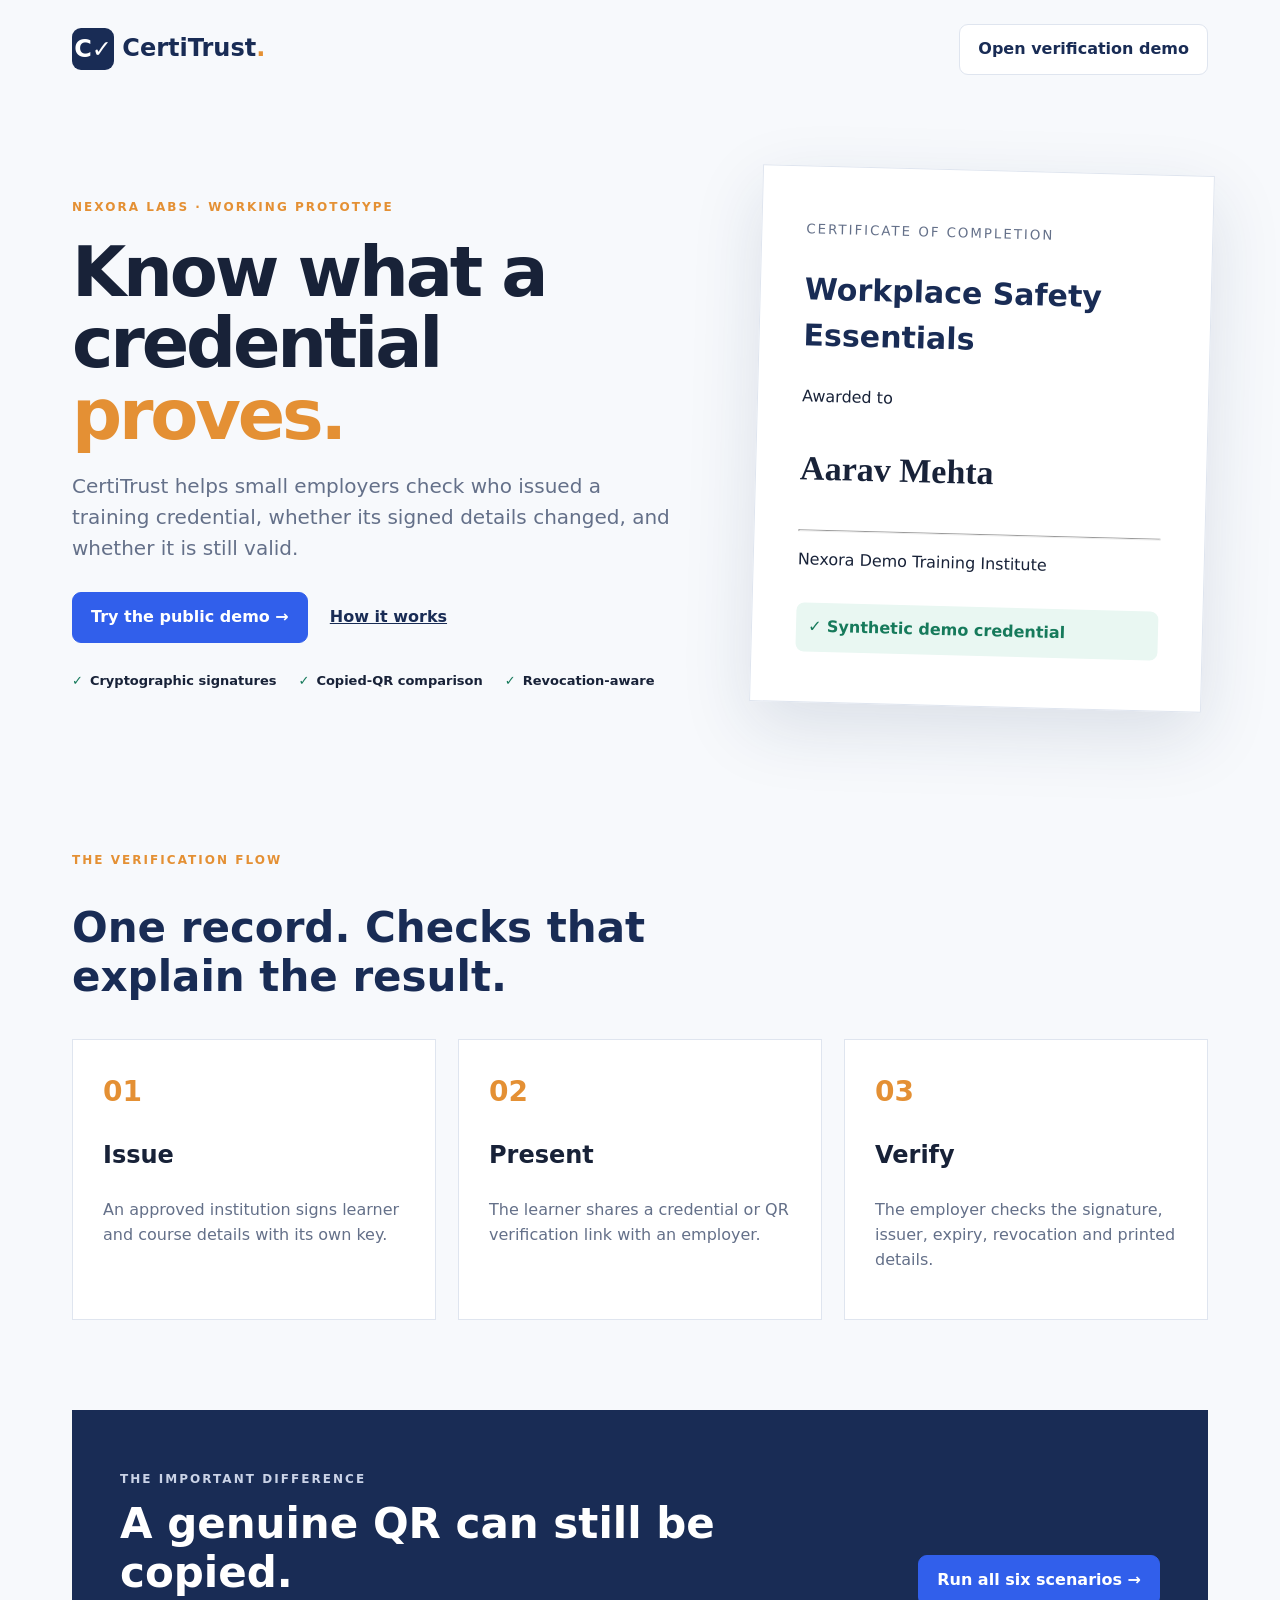
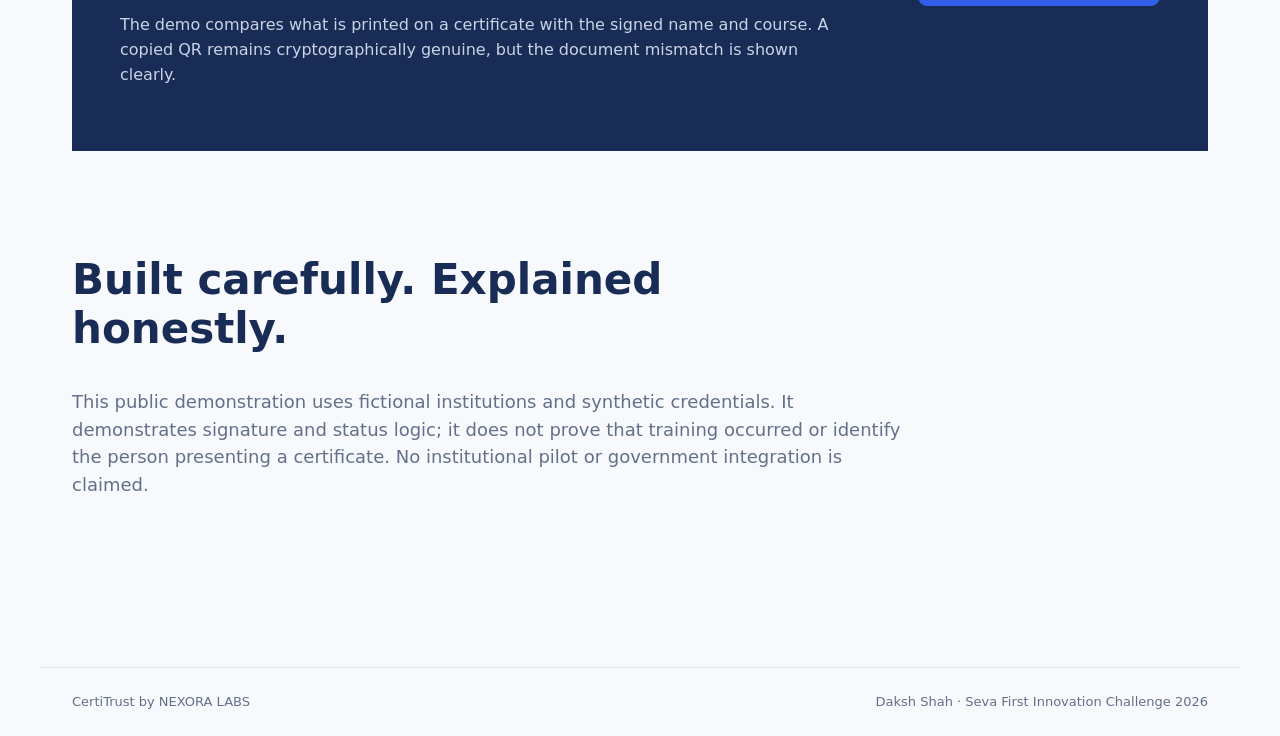
<file: index.html>
<!doctype html><html lang="en"><head><meta charset="utf-8"><meta name="viewport" content="width=device-width,initial-scale=1"><meta name="description" content="CertiTrust helps small employers verify signed training credentials."><title>CertiTrust — Verifiable training credentials</title><link rel="stylesheet" href="/styles.css"></head><body><nav><a class="brand" href="/"><b>C✓</b> CertiTrust<span>.</span></a><a class="button ghost" href="/app/">Open verification demo</a></nav><main><section class="hero"><div><p class="kicker">NEXORA LABS · WORKING PROTOTYPE</p><h1>Know what a<br>credential <em>proves.</em></h1><p class="lead">CertiTrust helps small employers check who issued a training credential, whether its signed details changed, and whether it is still valid.</p><div class="actions"><a class="button primary" href="/app/">Try the public demo →</a><a href="#how">How it works</a></div><div class="proof"><span>Cryptographic signatures</span><span>Copied-QR comparison</span><span>Revocation-aware</span></div></div><div class="certificate"><small>CERTIFICATE OF COMPLETION</small><h2>Workplace Safety Essentials</h2><p>Awarded to</p><h3>Aarav Mehta</h3><hr><p>Nexora Demo Training Institute</p><div class="verified">✓ Synthetic demo credential</div></div></section><section id="how" class="section"><p class="kicker">THE VERIFICATION FLOW</p><h2>One record. Checks that explain the result.</h2><div class="grid"><article><b>01</b><h3>Issue</h3><p>An approved institution signs learner and course details with its own key.</p></article><article><b>02</b><h3>Present</h3><p>The learner shares a credential or QR verification link with an employer.</p></article><article><b>03</b><h3>Verify</h3><p>The employer checks the signature, issuer, expiry, revocation and printed details.</p></article></div></section><section class="demo"><div><p class="kicker">THE IMPORTANT DIFFERENCE</p><h2>A genuine QR can still be copied.</h2><p>The demo compares what is printed on a certificate with the signed name and course. A copied QR remains cryptographically genuine, but the document mismatch is shown clearly.</p></div><a class="button primary" href="/app/">Run all six scenarios →</a></section><section class="limits"><h2>Built carefully. Explained honestly.</h2><p>This public demonstration uses fictional institutions and synthetic credentials. It demonstrates signature and status logic; it does not prove that training occurred or identify the person presenting a certificate. No institutional pilot or government integration is claimed.</p></section></main><footer><span>CertiTrust by NEXORA LABS</span><span>Daksh Shah · Seva First Innovation Challenge 2026</span></footer></body></html>
</file>
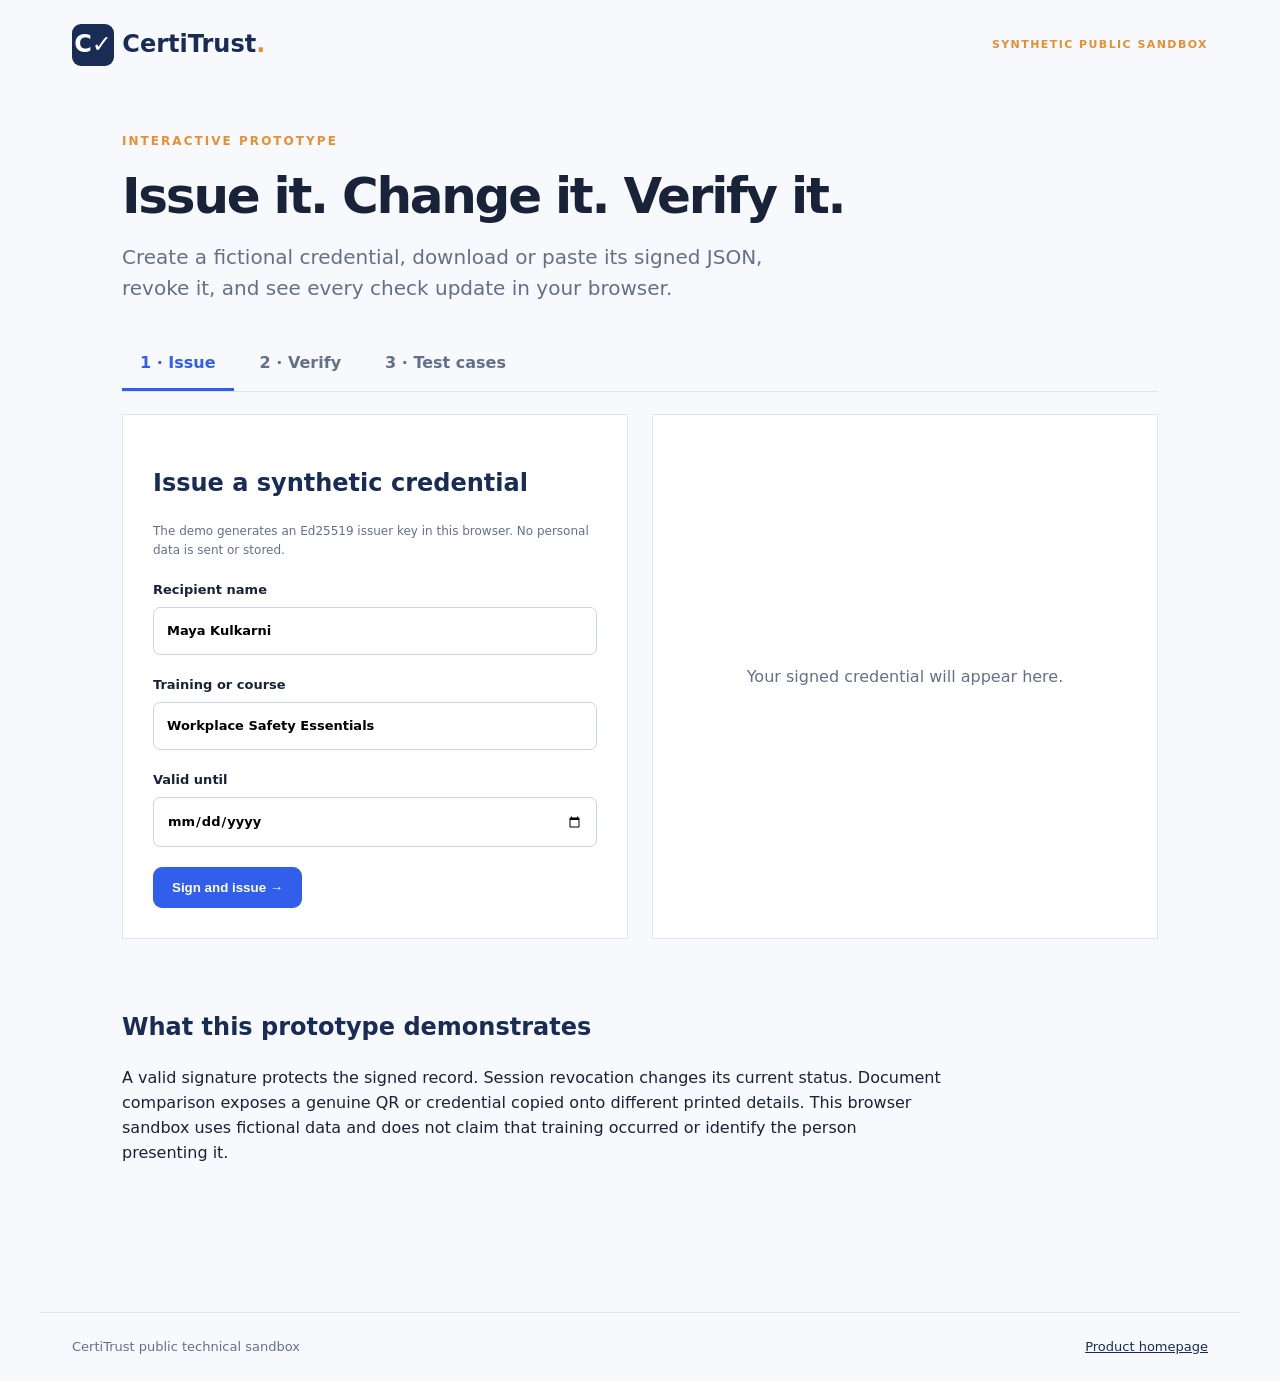
<file: app/index.html>
<!doctype html><html lang="en"><head><meta charset="utf-8"><meta name="viewport" content="width=device-width,initial-scale=1"><title>CertiTrust — Interactive credential sandbox</title><link rel="stylesheet" href="/styles.css"><link rel="stylesheet" href="/app/app.css"></head><body><nav><a class="brand" href="/"><b>C✓</b> CertiTrust<span>.</span></a><span class="demo-tag">SYNTHETIC PUBLIC SANDBOX</span></nav><main class="workspace"><header><p class="kicker">INTERACTIVE PROTOTYPE</p><h1>Issue it. Change it. Verify it.</h1><p class="lead">Create a fictional credential, download or paste its signed JSON, revoke it, and see every check update in your browser.</p></header><div class="tabs" role="tablist"><button class="tab active" data-tab="issue">1 · Issue</button><button class="tab" data-tab="verify">2 · Verify</button><button class="tab" data-tab="scenarios">3 · Test cases</button></div><section class="tab-panel" id="issue-panel"><div class="verify-grid"><form class="card" id="issue-form"><h2>Issue a synthetic credential</h2><p class="fine">The demo generates an Ed25519 issuer key in this browser. No personal data is sent or stored.</p><label>Recipient name<input id="issue-name" required maxlength="80" value="Maya Kulkarni"></label><label>Training or course<input id="issue-course" required maxlength="120" value="Workplace Safety Essentials"></label><label>Valid until<input id="issue-expiry" type="date" required></label><button class="button primary">Sign and issue →</button></form><section class="card" id="issued"><div class="empty">Your signed credential will appear here.</div></section></div></section><section class="tab-panel hidden" id="verify-panel"><div class="verify-grid"><section class="card"><h2>Credential input</h2><label class="upload">Upload signed JSON<input type="file" id="upload" accept=".json,application/json"></label><label>Signed credential JSON<textarea id="credential" spellcheck="false" placeholder="Issue a credential or paste its JSON here"></textarea></label><div class="row"><button class="button" id="tamper" type="button">Alter signed course</button><button class="button" id="load-last" type="button">Load last issued</button></div><h3>Compare the presented document</h3><label>Printed recipient name<input id="name"></label><label>Printed course<input id="course"></label><label class="toggle"><input type="checkbox" id="offline"> Demonstrate offline check</label><button class="button primary" id="verify" type="button">Verify credential →</button></section><section class="card result" id="result"><div class="empty">Add a signed credential to begin.</div></section></div></section><section class="tab-panel hidden" id="scenarios-panel"><h2>Prepared test cases</h2><p class="fine">These remain available for a fast judging demonstration. Custom issuance above is fully interactive.</p><div class="scenarios" id="scenarios"></div><div class="card compact" id="scenario-result"><div class="empty">Choose a case.</div></div></section><section class="explain"><h2>What this prototype demonstrates</h2><p>A valid signature protects the signed record. Session revocation changes its current status. Document comparison exposes a genuine QR or credential copied onto different printed details. This browser sandbox uses fictional data and does not claim that training occurred or identify the person presenting it.</p></section></main><footer><span>CertiTrust public technical sandbox</span><span><a href="/">Product homepage</a></span></footer><script type="module" src="/app/demo.js"></script></body></html>
</file>
<file: styles.css>
:root{--navy:#192c55;--blue:#315feb;--orange:#e49034;--bg:#f7f9fc;--ink:#182238;--muted:#647089;--line:#dfe5ef;--green:#167a5b;--red:#ad3647}*{box-sizing:border-box}html{scroll-behavior:smooth}body{margin:0;background:var(--bg);color:var(--ink);font:16px/1.55 Inter,ui-sans-serif,system-ui,-apple-system,sans-serif}nav,footer{max-width:1200px;margin:auto;padding:24px 32px;display:flex;align-items:center;justify-content:space-between}.brand{font-size:24px;font-weight:800;color:var(--navy);text-decoration:none}.brand b{display:inline-grid;place-items:center;background:var(--navy);color:#fff;border-radius:9px;width:42px;height:42px}.brand span,.kicker,em{color:var(--orange)}main{max-width:1200px;margin:auto;padding:30px 32px 80px}.hero{min-height:620px;display:grid;grid-template-columns:1.15fr .85fr;gap:72px;align-items:center}.kicker{font-size:12px;font-weight:800;letter-spacing:.17em;text-transform:uppercase}h1{font-size:70px;line-height:1.02;letter-spacing:-.045em;margin:20px 0}em{font-style:normal}.lead{font-size:20px;max-width:650px;color:var(--muted)}.actions,.proof{display:flex;gap:22px;align-items:center;flex-wrap:wrap;margin-top:28px}.actions>a:not(.button){color:var(--navy);font-weight:700}.button{display:inline-block;padding:12px 18px;border-radius:9px;text-decoration:none;font-weight:750;border:1px solid var(--line);color:var(--navy);background:#fff}.primary{background:var(--blue);color:#fff;border-color:var(--blue)}.proof span{font-size:13px;font-weight:700}.proof span:before{content:'✓';color:var(--green);margin-right:7px}.certificate{background:#fff;border:1px solid var(--line);box-shadow:0 24px 70px #192c5520;padding:50px 44px;transform:rotate(1.5deg)}.certificate small{letter-spacing:.15em;color:var(--muted)}.certificate h2{font-size:30px;color:var(--navy)}.certificate h3{font-family:Georgia,serif;font-size:34px}.verified{margin-top:30px;padding:12px;background:#e9f7f2;color:var(--green);font-weight:700;border-radius:8px}.section{padding:90px 0}.section>h2,.demo h2,.limits h2{font-size:42px;line-height:1.15;color:var(--navy);max-width:720px}.grid{display:grid;grid-template-columns:repeat(3,1fr);gap:22px;margin-top:38px}.grid article{background:#fff;border:1px solid var(--line);padding:30px}.grid article>b{color:var(--orange);font-size:28px}.grid h3{font-size:24px}.grid p,.demo p,.limits p{color:var(--muted)}.demo{background:var(--navy);color:#fff;padding:48px;display:grid;grid-template-columns:1fr auto;gap:50px;align-items:center}.demo h2{color:#fff;margin:10px 0}.demo p{color:#cad3e7;max-width:720px}.limits{padding:70px 0;max-width:850px}.limits p{font-size:18px}footer{border-top:1px solid var(--line);color:var(--muted);font-size:13px}@media(max-width:760px){nav{padding:18px}.ghost{display:none}main{padding:20px 18px 60px}.hero{grid-template-columns:1fr;gap:30px;min-height:auto}h1{font-size:47px}.lead{font-size:17px}.certificate{padding:30px 24px}.grid{grid-template-columns:1fr}.section{padding:60px 0}.section>h2,.demo h2,.limits h2{font-size:34px}.demo{grid-template-columns:1fr;padding:30px}footer{padding:20px;display:block}footer span{display:block;margin:5px 0}}
</file>
<file: app/app.css>
.demo-tag{font-size:11px;font-weight:800;letter-spacing:.13em;color:var(--orange)}.workspace{max-width:1100px}.workspace header h1{font-size:50px}.scenarios{display:flex;flex-wrap:wrap;gap:10px;margin:32px 0}.scenario{border:1px solid var(--line);background:#fff;padding:11px 14px;border-radius:8px;font:inherit;font-weight:700;color:var(--navy);cursor:pointer}.scenario.active{background:var(--navy);color:#fff}.verify-grid{display:grid;grid-template-columns:1fr 1fr;gap:24px}.card{background:#fff;border:1px solid var(--line);padding:30px;min-height:420px}.card h2{color:var(--navy)}label{display:block;font-size:13px;font-weight:750;margin:20px 0}input[type=text],input:not([type]){display:block;width:100%;padding:13px;border:1px solid #cbd4e2;border-radius:7px;margin-top:7px;font:inherit}.toggle{display:flex;gap:9px;align-items:center;font-weight:600}.toggle input{margin:0}.fine{font-size:12px;color:var(--muted)}.empty{display:grid;place-items:center;height:100%;color:var(--muted)}.result-mark{width:54px;height:54px;border-radius:50%;display:grid;place-items:center;font-size:28px;background:#e8f7f0;color:var(--green)}.bad .result-mark{background:#fbecef;color:var(--red)}.warn .result-mark{background:#fff3df;color:#9a630e}.outcome{text-transform:capitalize;font-size:32px;color:var(--navy);margin:15px 0 6px}.check{display:flex;justify-content:space-between;border-top:1px solid var(--line);padding:12px 0;font-size:13px}.check b{text-transform:capitalize}.signed{margin-top:22px;padding:16px;background:var(--bg);font-size:13px}.explain{padding:50px 0;max-width:820px}.explain h2{color:var(--navy)}footer a{color:var(--navy)}@media(max-width:760px){.workspace header h1{font-size:38px}.verify-grid{grid-template-columns:1fr}.card{min-height:0;padding:22px}}
.tabs{display:flex;gap:8px;margin:34px 0 22px;border-bottom:1px solid var(--line)}.tab{padding:13px 18px;border:0;border-bottom:3px solid transparent;background:none;color:var(--muted);font:inherit;font-weight:800;cursor:pointer}.tab.active{color:var(--blue);border-color:var(--blue)}.hidden{display:none}.card.compact{min-height:260px}input[type=date],textarea{display:block;width:100%;padding:13px;border:1px solid #cbd4e2;border-radius:7px;margin-top:7px;font:inherit}textarea{height:170px;font:11px/1.35 ui-monospace,SFMono-Regular,Menlo,monospace;resize:vertical}.upload{border:1px dashed #bdc9dc;padding:16px;text-align:center;border-radius:8px;color:var(--muted)}.upload input{font-size:11px}.row{display:flex;flex-wrap:wrap;gap:9px;margin:18px 0}.row .button{cursor:pointer}.danger{color:var(--red)}button:focus-visible,input:focus-visible,textarea:focus-visible{outline:3px solid #315feb55;outline-offset:2px}@media(max-width:760px){.tabs{overflow-x:auto}.tab{white-space:nowrap}}
</file>
